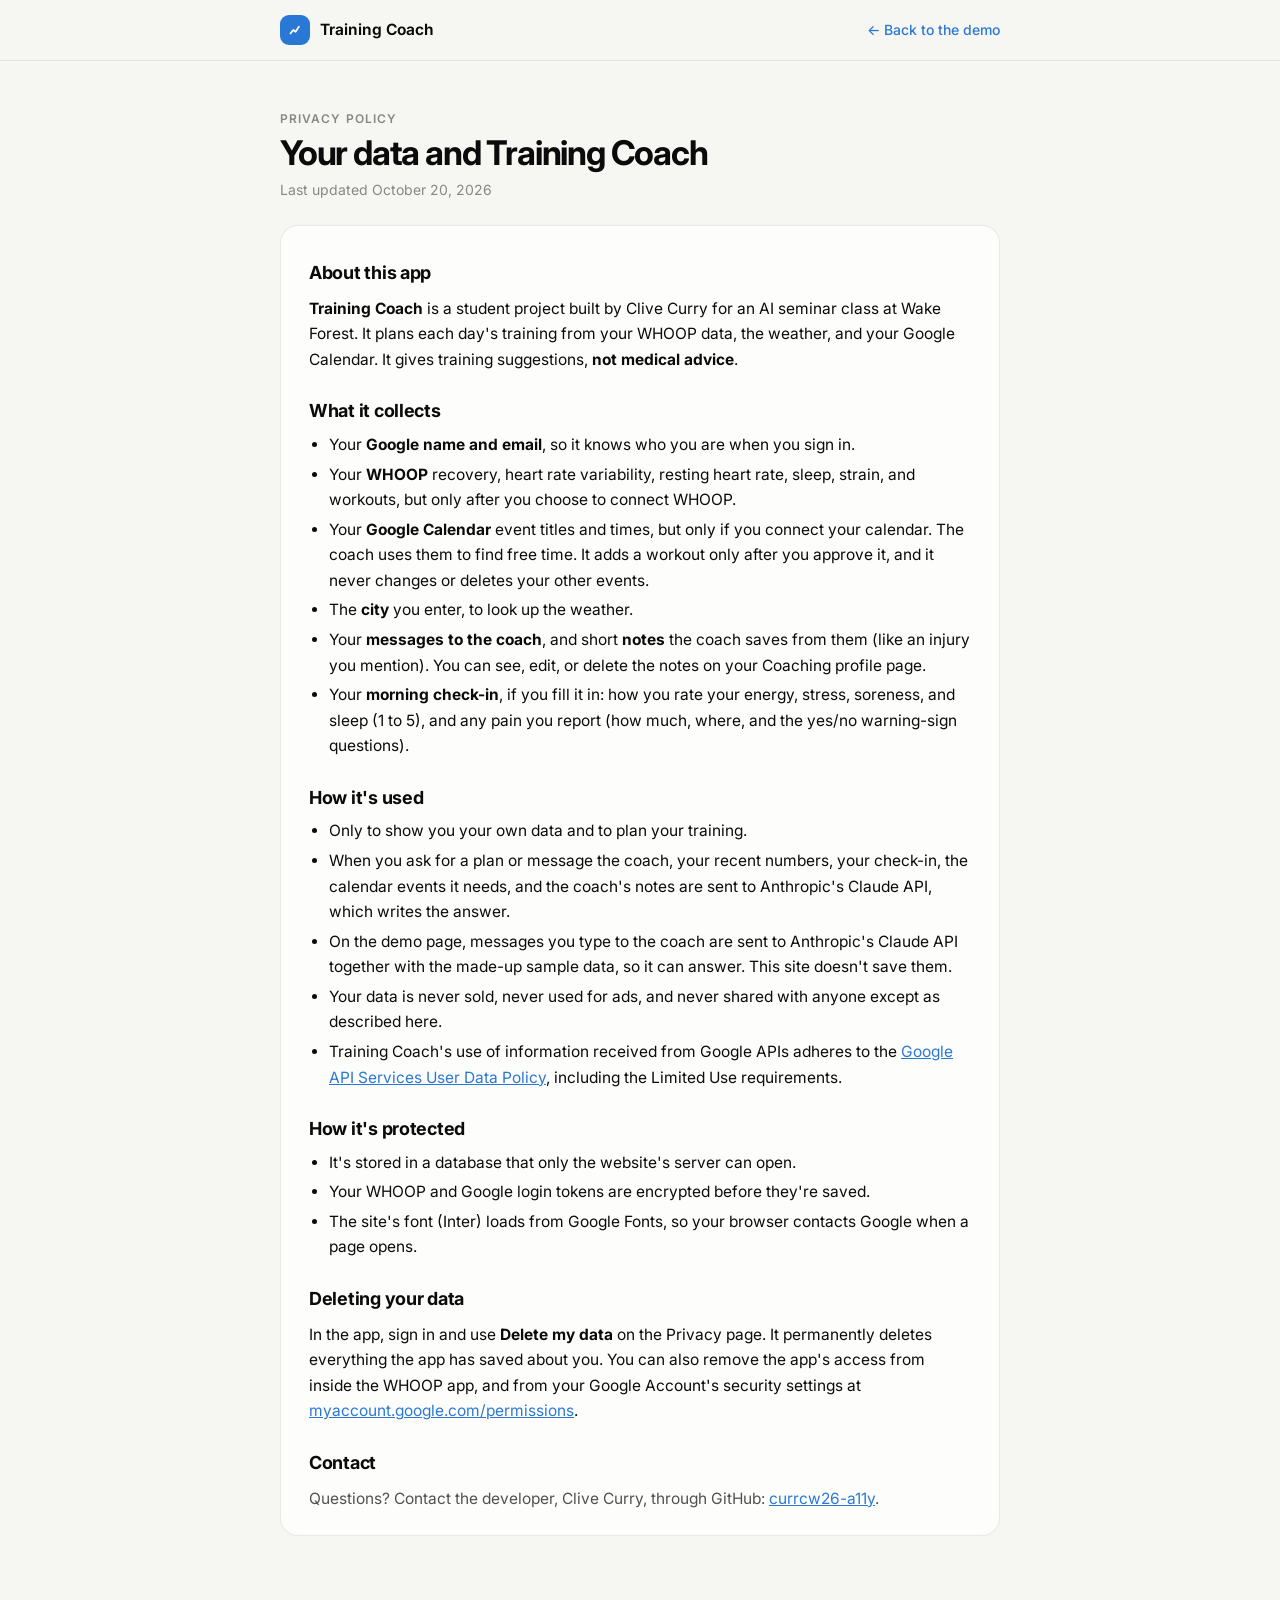
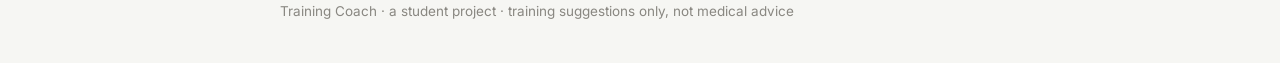
<file: docs/privacy.html>
<!doctype html>
<html lang="en">
<head>
<meta charset="utf-8">
<meta name="viewport" content="width=device-width, initial-scale=1">
<title>Privacy · Training Coach</title>
<meta name="description" content="Privacy policy for Training Coach, a student project that plans training from WHOOP data, the weather, and Google Calendar.">
<link rel="icon" href="data:image/svg+xml,%3Csvg xmlns='http://www.w3.org/2000/svg' viewBox='0 0 32 32'%3E%3Crect width='32' height='32' rx='8' fill='%232a78d6'/%3E%3Cpath d='M9 22l5-6 4 3 5-8' fill='none' stroke='white' stroke-width='3' stroke-linecap='round' stroke-linejoin='round'/%3E%3C/svg%3E">
<link rel="preconnect" href="https://fonts.googleapis.com">
<link rel="preconnect" href="https://fonts.gstatic.com" crossorigin>
<link rel="stylesheet" href="https://fonts.googleapis.com/css2?family=Inter:wght@400;500;600;700&display=swap">
<style>
:root {
  color-scheme: light;
  --page: #f6f6f3; --card: #fdfdfc; --border: rgba(11, 11, 11, 0.08);
  --text: #0b0b0b; --text-2: #52514e; --muted: #898781; --accent: #2a78d6;
}
@media (prefers-color-scheme: dark) {
  :root:where(:not([data-theme="light"])) {
    color-scheme: dark;
    --page: #0d0d0d; --card: #1a1a19; --border: rgba(255, 255, 255, 0.08);
    --text: #ffffff; --text-2: #c3c2b7; --muted: #898781; --accent: #3987e5;
  }
}
:root[data-theme="dark"] {
  color-scheme: dark;
  --page: #0d0d0d; --card: #1a1a19; --border: rgba(255, 255, 255, 0.08);
  --text: #ffffff; --text-2: #c3c2b7; --muted: #898781; --accent: #3987e5;
}
* { box-sizing: border-box; }
body { margin: 0; background: var(--page); color: var(--text); font: 15.5px/1.65 Inter, system-ui, -apple-system, "Segoe UI", sans-serif; -webkit-font-smoothing: antialiased; }
a { color: var(--accent); }
.topbar { border-bottom: 1px solid var(--border); }
.bar { max-width: 760px; margin: 0 auto; padding: 0 20px; height: 60px; display: flex; align-items: center; justify-content: space-between; }
.brand { display: flex; align-items: center; gap: 10px; font-weight: 650; color: var(--text); text-decoration: none; }
.mark { width: 30px; height: 30px; border-radius: 9px; background: #2a78d6; display: grid; place-items: center; }
.back { font-size: 14px; font-weight: 500; text-decoration: none; }
main { max-width: 760px; margin: 0 auto; padding: 48px 20px 64px; }
.eyebrow { font-size: 12px; font-weight: 600; letter-spacing: 0.09em; text-transform: uppercase; color: var(--muted); }
h1 { margin: 4px 0 6px; font-size: 34px; letter-spacing: -0.035em; line-height: 1.15; }
.updated { color: var(--muted); font-size: 14px; margin: 0 0 24px; }
.card { background: var(--card); border: 1px solid var(--border); border-radius: 18px; padding: 8px 28px 24px; }
h2 { font-size: 18px; letter-spacing: -0.015em; margin: 24px 0 6px; }
ul { margin: 6px 0 0; padding-left: 20px; }
li { margin: 4px 0; }
p { margin: 8px 0 0; }
.muted { color: var(--text-2); }
footer { max-width: 760px; margin: 0 auto; padding: 0 20px 40px; color: var(--muted); font-size: 13.5px; }
</style>
</head>
<body>
<header class="topbar">
  <div class="bar">
    <a class="brand" href="./"><span class="mark" aria-hidden="true"><svg width="18" height="18" viewBox="0 0 32 32"><path d="M8 22l5-6 4 3 6-9" fill="none" stroke="#fff" stroke-width="3.2" stroke-linecap="round" stroke-linejoin="round"/></svg></span>Training Coach</a>
    <a class="back" href="./">← Back to the demo</a>
  </div>
</header>

<main>
  <div class="eyebrow">Privacy policy</div>
  <h1>Your data and Training Coach</h1>
  <p class="updated">Last updated October 20, 2026</p>

  <div class="card">
    <h2>About this app</h2>
    <p><b>Training Coach</b> is a student project built by Clive Curry for an AI seminar class at Wake Forest.
      It plans each day's training from your WHOOP data, the weather, and your Google Calendar.
      It gives training suggestions, <b>not medical advice</b>.</p>

    <h2>What it collects</h2>
    <ul>
      <li>Your <b>Google name and email</b>, so it knows who you are when you sign in.</li>
      <li>Your <b>WHOOP</b> recovery, heart rate variability, resting heart rate, sleep, strain, and workouts,
        but only after you choose to connect WHOOP.</li>
      <li>Your <b>Google Calendar</b> event titles and times, but only if you connect your calendar. The coach uses
        them to find free time. It adds a workout only after you approve it, and it never changes or deletes your other events.</li>
      <li>The <b>city</b> you enter, to look up the weather.</li>
      <li>Your <b>messages to the coach</b>, and short <b>notes</b> the coach saves from them (like an injury you
        mention). You can see, edit, or delete the notes on your Coaching profile page.</li>
      <li>Your <b>morning check-in</b>, if you fill it in: how you rate your energy, stress, soreness, and sleep
        (1 to 5), and any pain you report (how much, where, and the yes/no warning-sign questions).</li>
    </ul>

    <h2>How it's used</h2>
    <ul>
      <li>Only to show you your own data and to plan your training.</li>
      <li>When you ask for a plan or message the coach, your recent numbers, your check-in, the calendar events it needs, and the
        coach's notes are sent to Anthropic's Claude API, which writes the answer.</li>
      <li>On the demo page, messages you type to the coach are sent to Anthropic's Claude API together with the made-up
        sample data, so it can answer. This site doesn't save them.</li>
      <li>Your data is never sold, never used for ads, and never shared with anyone except as described here.</li>
      <li>Training Coach's use of information received from Google APIs adheres to the
        <a href="https://developers.google.com/terms/api-services-user-data-policy">Google API Services User Data Policy</a>,
        including the Limited Use requirements.</li>
    </ul>

    <h2>How it's protected</h2>
    <ul>
      <li>It's stored in a database that only the website's server can open.</li>
      <li>Your WHOOP and Google login tokens are encrypted before they're saved.</li>
      <li>The site's font (Inter) loads from Google Fonts, so your browser contacts Google when a page opens.</li>
    </ul>

    <h2>Deleting your data</h2>
    <p>In the app, sign in and use <b>Delete my data</b> on the Privacy page. It permanently deletes everything the app has
      saved about you. You can also remove the app's access from inside the WHOOP app, and from your Google Account's
      security settings at <a href="https://myaccount.google.com/permissions">myaccount.google.com/permissions</a>.</p>

    <h2>Contact</h2>
    <p class="muted">Questions? Contact the developer, Clive Curry, through GitHub:
      <a href="https://github.com/currcw26-a11y">currcw26-a11y</a>.</p>
  </div>
</main>

<footer>Training Coach · a student project · training suggestions only, not medical advice</footer>
</body>
</html>
</file>
